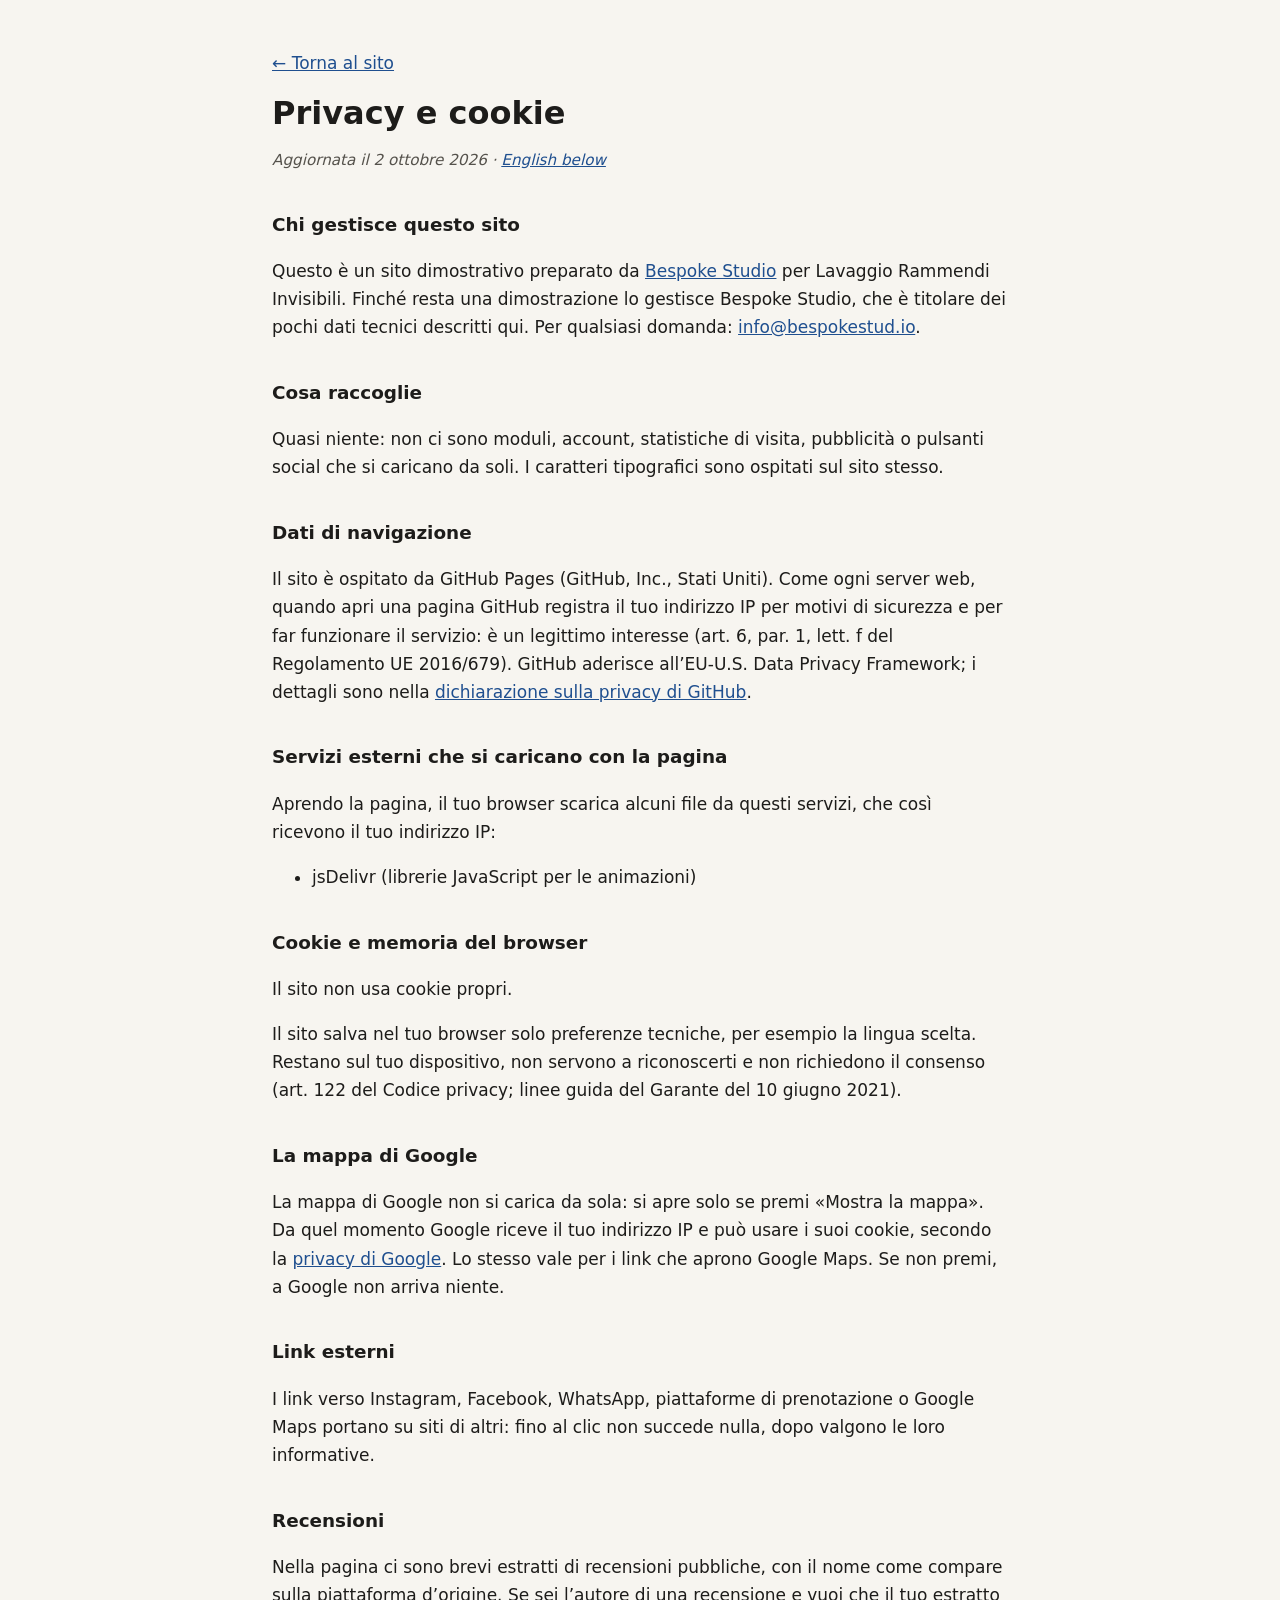
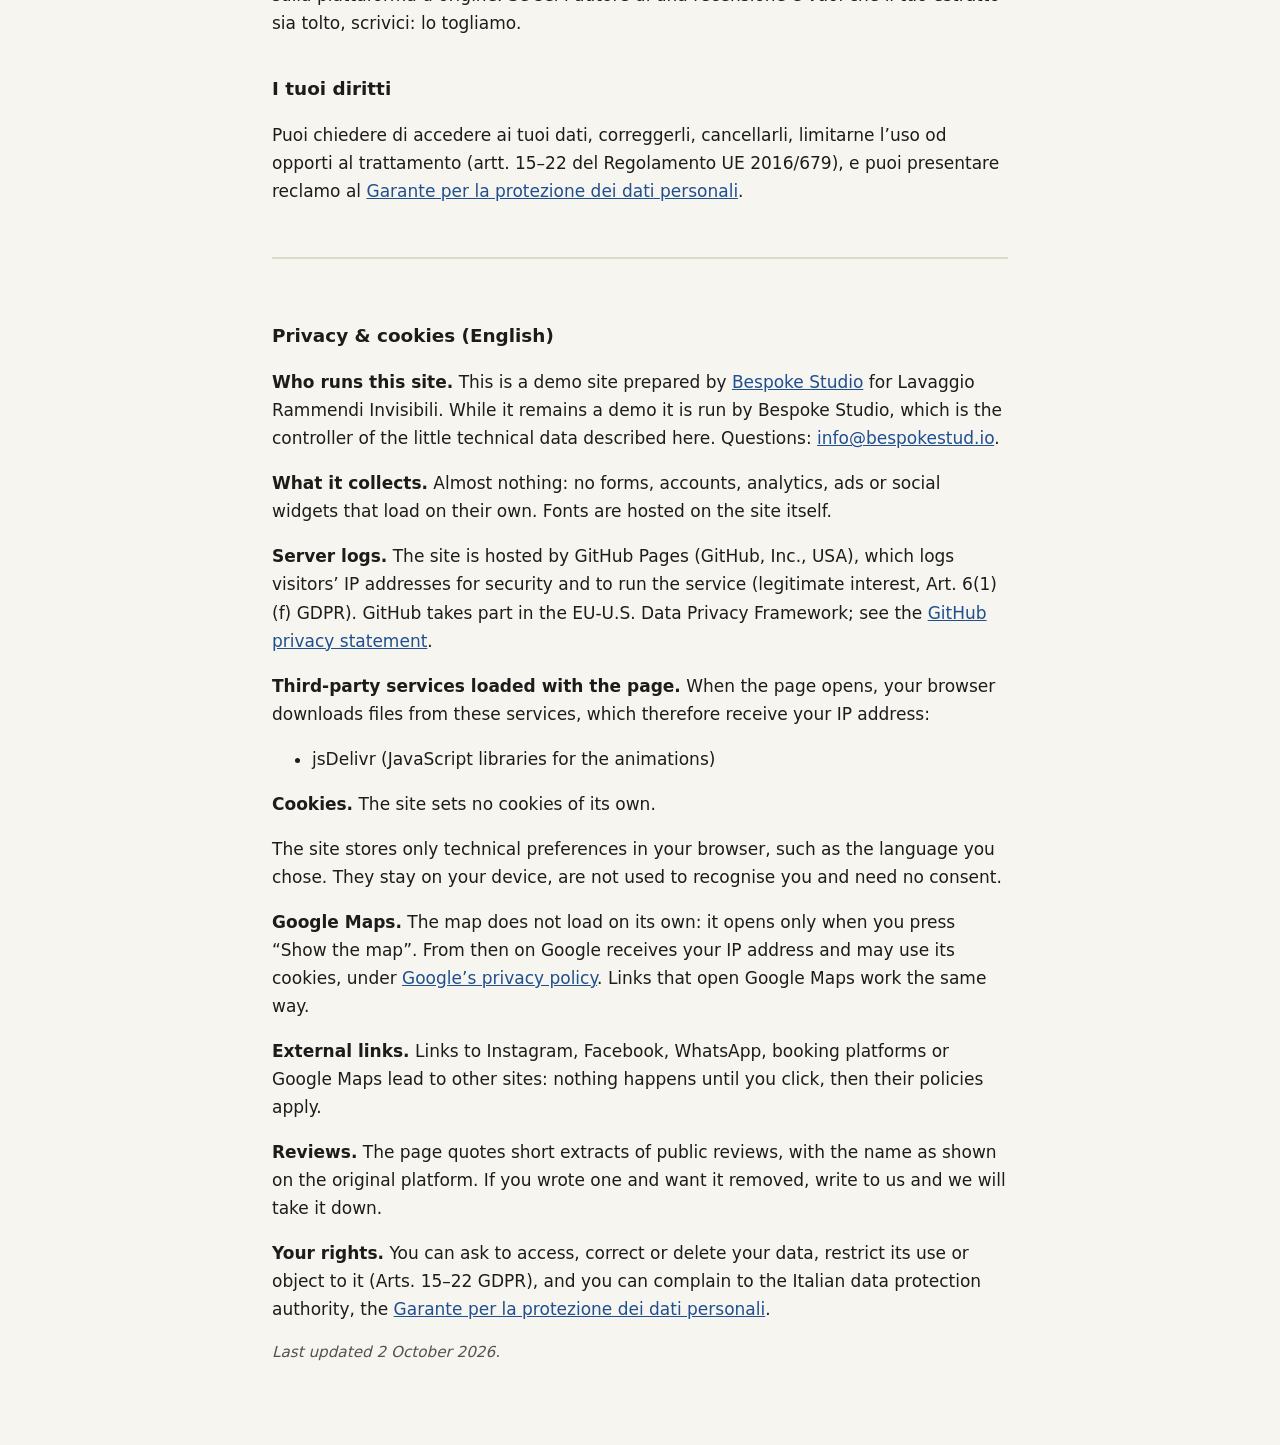
<file: privacy.html>
<!DOCTYPE html>
<html lang="it">
<head>
  <meta charset="UTF-8">
  <meta name="viewport" content="width=device-width, initial-scale=1.0">
  <meta name="robots" content="noindex">
  <title>Privacy e cookie · Lavaggio Rammendi Invisibili</title>
  <meta name="description" content="Informativa privacy e cookie del sito Lavaggio Rammendi Invisibili.">
  <style>
    body { margin: 0; background: #f7f5f0; color: #1d1c1a; font: 17px/1.65 system-ui, -apple-system, "Segoe UI", Roboto, sans-serif; }
    main { max-width: 46rem; margin: 0 auto; padding: 32px 20px 64px; }
    h1 { font-size: 2rem; line-height: 1.2; margin: 0.4em 0 0.2em; }
    h2 { font-size: 1.15rem; margin: 2em 0 0.4em; }
    a { color: #1f4f8f; }
    .data { color: #55524c; font-style: italic; font-size: 0.95rem; }
    .en { margin-top: 3em; padding-top: 1.5em; border-top: 2px solid #ddd8cc; }
    code { font-size: 0.9em; background: #ebe7dc; padding: 0 4px; border-radius: 3px; }
  </style>
</head>
<body>
<main>
  <p><a href="index.html">← Torna al sito</a></p>
  <h1>Privacy e cookie</h1>
  <p class="data">Aggiornata il 2 ottobre 2026 · <a href="#english" lang="en">English below</a></p>
  <h2>Chi gestisce questo sito</h2>
  <p>Questo è un sito dimostrativo preparato da <a href="https://bespokestud.io" rel="noopener">Bespoke Studio</a> per Lavaggio Rammendi Invisibili. Finché resta una dimostrazione lo gestisce Bespoke Studio, che è titolare dei pochi dati tecnici descritti qui. Per qualsiasi domanda: <a href="mailto:info@bespokestud.io">info@bespokestud.io</a>.</p>
  <h2>Cosa raccoglie</h2>
  <p>Quasi niente: non ci sono moduli, account, statistiche di visita, pubblicità o pulsanti social che si caricano da soli. I caratteri tipografici sono ospitati sul sito stesso.</p>
  <h2>Dati di navigazione</h2>
  <p>Il sito è ospitato da GitHub Pages (GitHub, Inc., Stati Uniti). Come ogni server web, quando apri una pagina GitHub registra il tuo indirizzo IP per motivi di sicurezza e per far funzionare il servizio: è un legittimo interesse (art. 6, par. 1, lett. f del Regolamento UE 2016/679). GitHub aderisce all’EU-U.S. Data Privacy Framework; i dettagli sono nella <a href="https://docs.github.com/site-policy/privacy-policies/github-general-privacy-statement" rel="noopener">dichiarazione sulla privacy di GitHub</a>.</p>
  <h2>Servizi esterni che si caricano con la pagina</h2>
  <p>Aprendo la pagina, il tuo browser scarica alcuni file da questi servizi, che così ricevono il tuo indirizzo IP:</p>
  <ul><li>jsDelivr (librerie JavaScript per le animazioni)</li></ul>
  <h2>Cookie e memoria del browser</h2>
  <p>Il sito non usa cookie propri.</p>
  <p>Il sito salva nel tuo browser solo preferenze tecniche, per esempio la lingua scelta. Restano sul tuo dispositivo, non servono a riconoscerti e non richiedono il consenso (art. 122 del Codice privacy; linee guida del Garante del 10 giugno 2021).</p>
  <h2>La mappa di Google</h2>
  <p>La mappa di Google non si carica da sola: si apre solo se premi «Mostra la mappa». Da quel momento Google riceve il tuo indirizzo IP e può usare i suoi cookie, secondo la <a href="https://policies.google.com/privacy?hl=it" rel="noopener">privacy di Google</a>. Lo stesso vale per i link che aprono Google Maps. Se non premi, a Google non arriva niente.</p>
  <h2>Link esterni</h2>
  <p>I link verso Instagram, Facebook, WhatsApp, piattaforme di prenotazione o Google Maps portano su siti di altri: fino al clic non succede nulla, dopo valgono le loro informative.</p>
  <h2>Recensioni</h2>
  <p>Nella pagina ci sono brevi estratti di recensioni pubbliche, con il nome come compare sulla piattaforma d’origine. Se sei l’autore di una recensione e vuoi che il tuo estratto sia tolto, scrivici: lo togliamo.</p>
  <h2>I tuoi diritti</h2>
  <p>Puoi chiedere di accedere ai tuoi dati, correggerli, cancellarli, limitarne l’uso od opporti al trattamento (artt. 15–22 del Regolamento UE 2016/679), e puoi presentare reclamo al <a href="https://www.garanteprivacy.it" rel="noopener">Garante per la protezione dei dati personali</a>.</p>
  <div class="en" id="english" lang="en">
    <h2>Privacy &amp; cookies (English)</h2>
    <p><strong>Who runs this site.</strong> This is a demo site prepared by <a href="https://bespokestud.io" rel="noopener">Bespoke Studio</a> for Lavaggio Rammendi Invisibili. While it remains a demo it is run by Bespoke Studio, which is the controller of the little technical data described here. Questions: <a href="mailto:info@bespokestud.io">info@bespokestud.io</a>.</p>
    <p><strong>What it collects.</strong> Almost nothing: no forms, accounts, analytics, ads or social widgets that load on their own. Fonts are hosted on the site itself.</p>
    <p><strong>Server logs.</strong> The site is hosted by GitHub Pages (GitHub, Inc., USA), which logs visitors’ IP addresses for security and to run the service (legitimate interest, Art. 6(1)(f) GDPR). GitHub takes part in the EU-U.S. Data Privacy Framework; see the <a href="https://docs.github.com/site-policy/privacy-policies/github-general-privacy-statement" rel="noopener">GitHub privacy statement</a>.</p>
    <p><strong>Third-party services loaded with the page.</strong> When the page opens, your browser downloads files from these services, which therefore receive your IP address:</p><ul><li>jsDelivr (JavaScript libraries for the animations)</li></ul>
    <p><strong>Cookies.</strong> The site sets no cookies of its own.</p>
    <p>The site stores only technical preferences in your browser, such as the language you chose. They stay on your device, are not used to recognise you and need no consent.</p>
    <p><strong>Google Maps.</strong> The map does not load on its own: it opens only when you press “Show the map”. From then on Google receives your IP address and may use its cookies, under <a href="https://policies.google.com/privacy?hl=en" rel="noopener">Google’s privacy policy</a>. Links that open Google Maps work the same way.</p>
    <p><strong>External links.</strong> Links to Instagram, Facebook, WhatsApp, booking platforms or Google Maps lead to other sites: nothing happens until you click, then their policies apply.</p>
    <p><strong>Reviews.</strong> The page quotes short extracts of public reviews, with the name as shown on the original platform. If you wrote one and want it removed, write to us and we will take it down.</p>
    <p><strong>Your rights.</strong> You can ask to access, correct or delete your data, restrict its use or object to it (Arts. 15–22 GDPR), and you can complain to the Italian data protection authority, the <a href="https://www.garanteprivacy.it" rel="noopener">Garante per la protezione dei dati personali</a>.</p>
    <p class="data">Last updated 2 October 2026.</p>
  </div>
</main>
</body>
</html>
</file>
